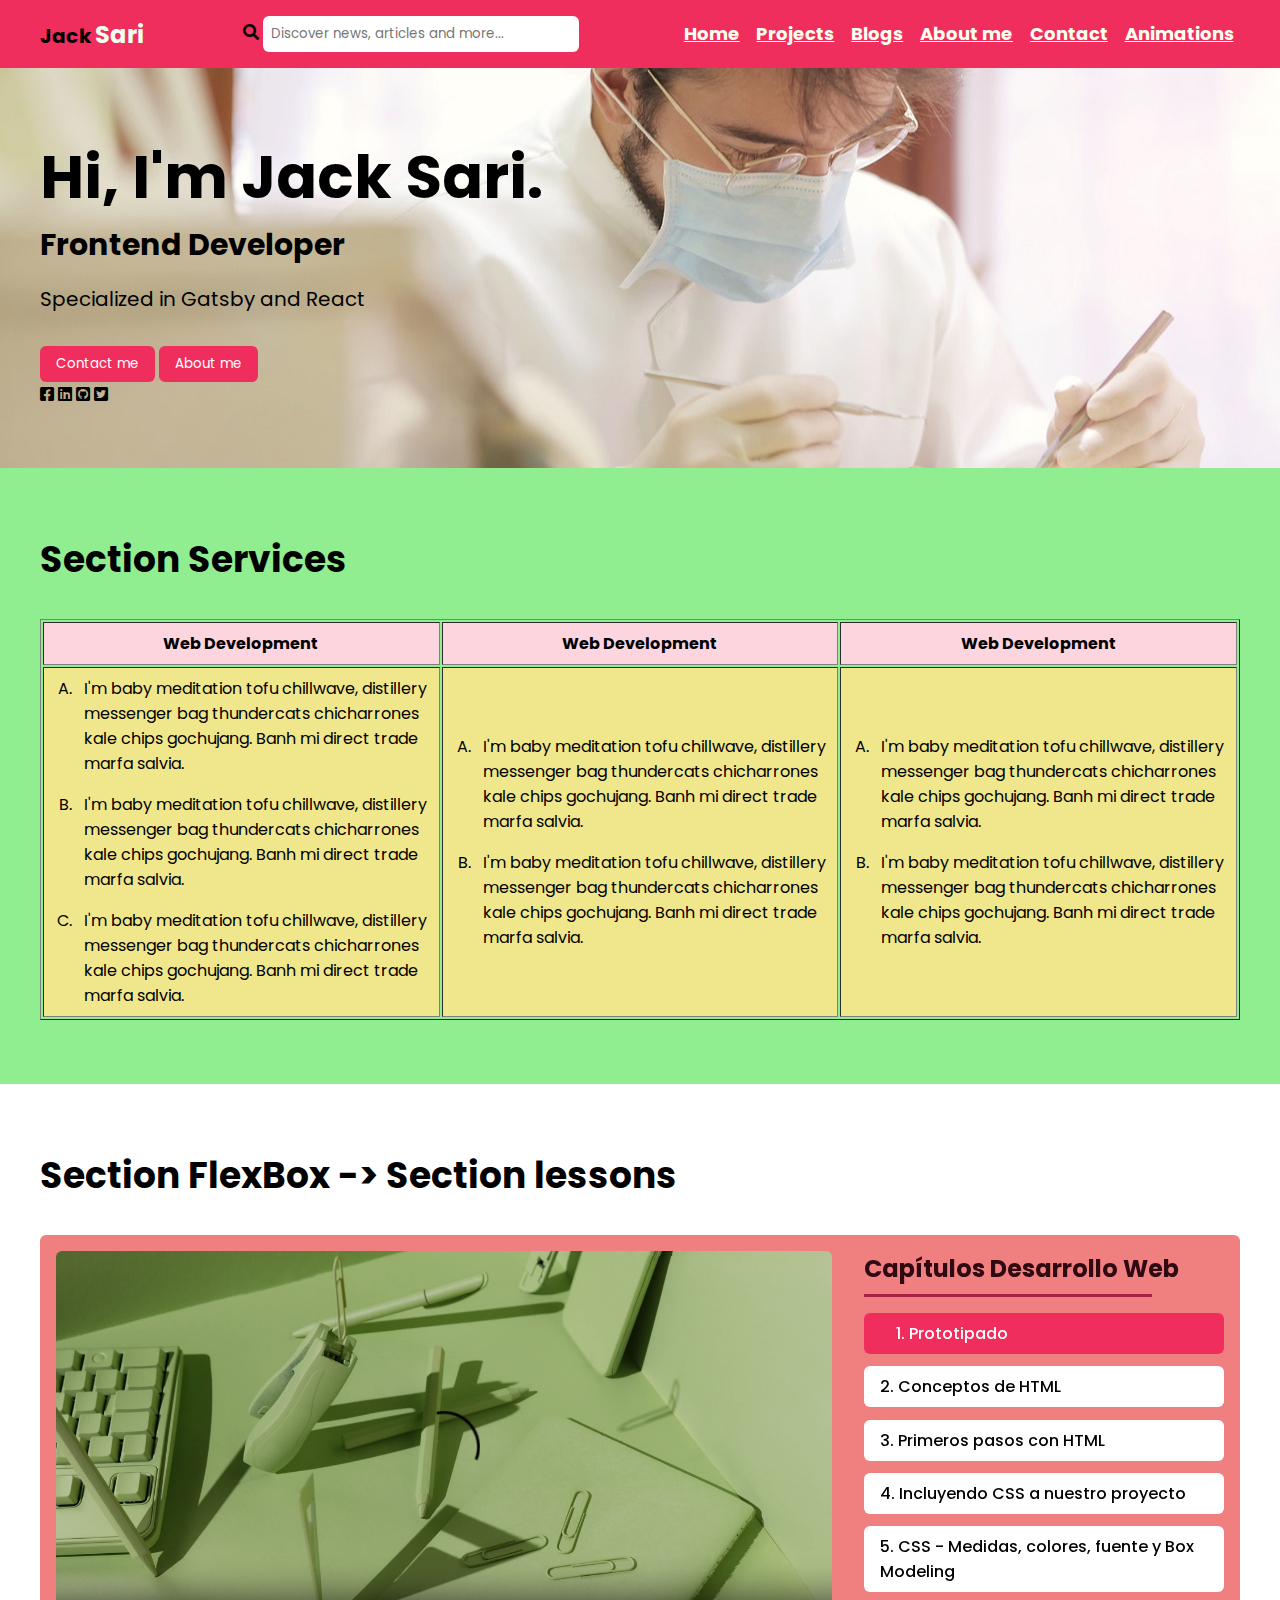
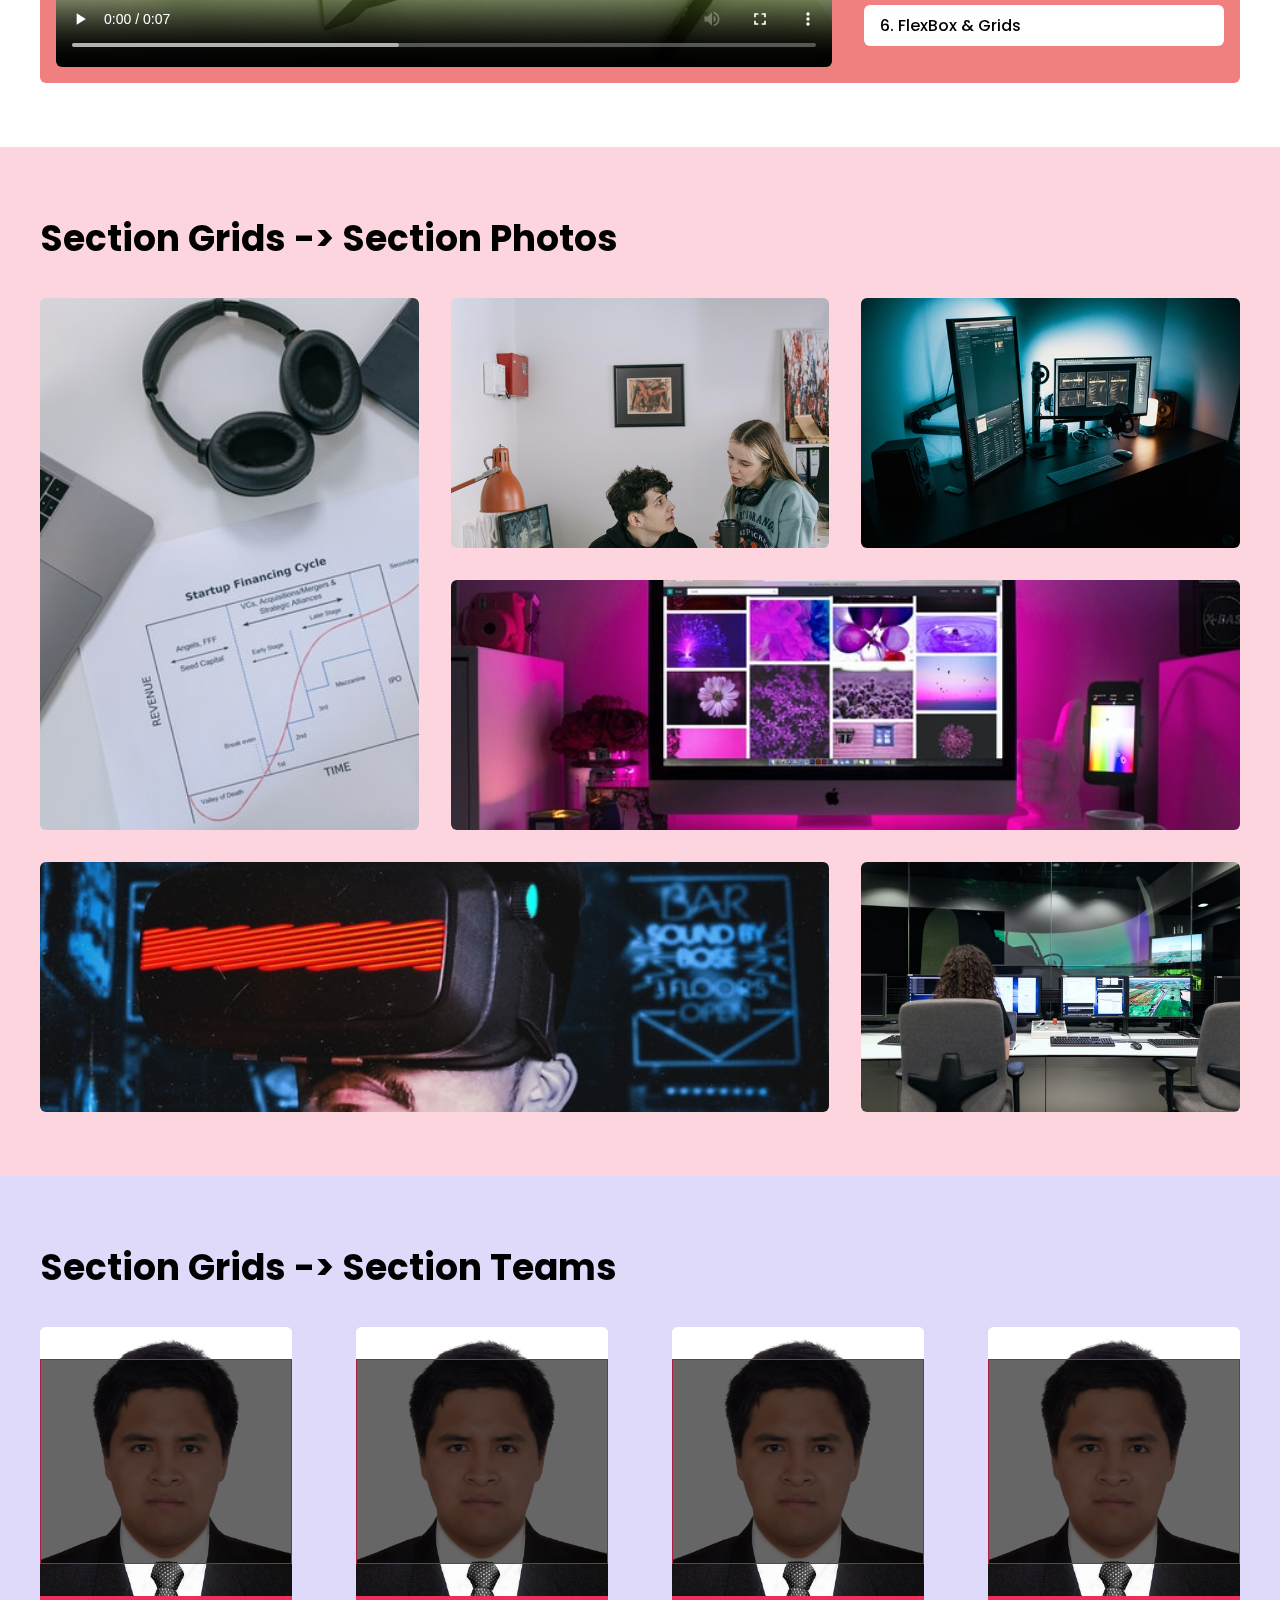
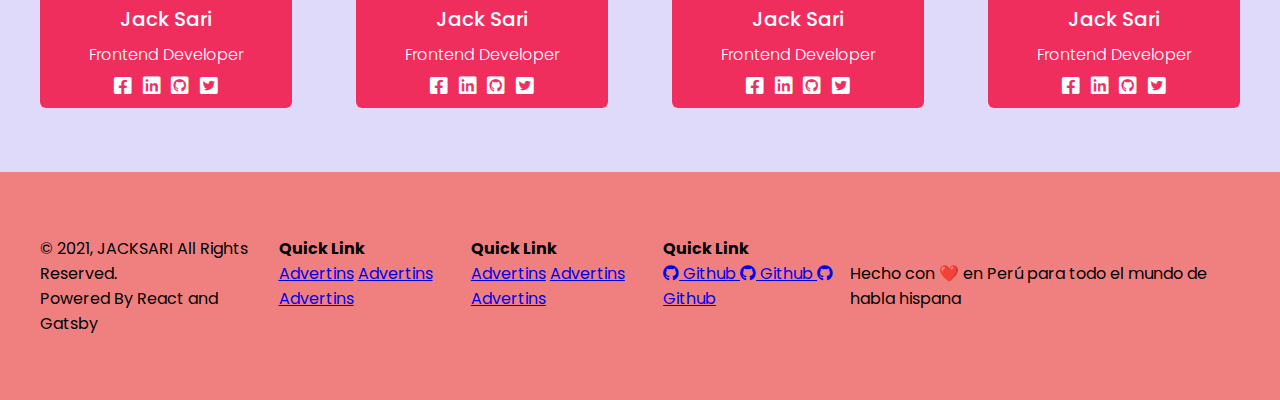
<file: index.html>
<!DOCTYPE html>
<html lang="en">
<head>
    <meta charset="UTF-8">
    <meta http-equiv="X-UA-Compatible" content="IE=edge">
    <meta name="viewport" content="width=device-width, initial-scale=1.0">
    <title>Esqueleto HTML</title>
    
    <link rel="preconnect" href="https://fonts.googleapis.com">
    <link rel="preconnect" href="https://fonts.gstatic.com" crossorigin>
    <link href="https://fonts.googleapis.com/css2?family=Poppins:wght@300;400;500;600&display=swap" rel="stylesheet">
    <link rel="stylesheet" href="https://cdnjs.cloudflare.com/ajax/libs/font-awesome/5.15.4/css/all.min.css" integrity="sha512-1ycn6IcaQQ40/MKBW2W4Rhis/DbILU74C1vSrLJxCq57o941Ym01SwNsOMqvEBFlcgUa6xLiPY/NS5R+E6ztJQ==" crossorigin="anonymous" referrerpolicy="no-referrer" />  
    <link rel="stylesheet" href="css/style.css">

</head>
<body>
    
    <nav>
        <div class="section-center">
            <div class="logo">
                <p>Jack <span>Sari</span></p>
            </div>
            <div class="search">
                <div>
                    <i class="fas fa-search"></i>
                    <input type="text" placeholder="Discover news, articles and more...">
                </div>
            </div>
            <div class="links">
                <a href="index.html">Home</a>
                <a href="projects.html">Projects</a>
                <a href="blogs.html">Blogs</a>
                <a href="about.html">About me</a>
                <a href="contacto.html">Contact</a>
                <a href="animation.html">Animations</a>
            </div>
        </div>
    </nav>

    <header class="header-home">
        <div class="section section-center">
            <div>
                <div>
                    <div></div>
                    <h1>Hi, I'm <span>Jack Sari</span>.</h1>
                    <h2>Frontend Developer</h2>
                    <p>Specialized in Gatsby and React</p>
                    <div>
                        <button>Contact me</button>
                        <button>About me</button>
                    </div>
                    <div>
                        <i class="fab fa-facebook-square"></i>
                        <i class="fab fa-linkedin"></i>
                        <i class="fab fa-github-square"></i>
                        <i class="fab fa-twitter-square"></i>
                    </div>
                </div>
            </div>
        </div>
    </header>

    <section class="section section-services">
        <div class="section-center">
            <div class="title-section">
                <h2>Section Services</h2>
                <div></div>
            </div>
            <div>       
                <table border="1">
                    <tr>
                        <th>Web Development</th>
                        <th>Web Development</th>
                        <th>Web Development</th>
                    </tr>
                    <tr>
                        <td>
                            <ul>
                                <li>
                                    I'm baby meditation tofu chillwave, distillery messenger bag thundercats chicharrones kale chips gochujang. Banh mi direct trade marfa salvia.
                                </li>
                                <li>
                                    I'm baby meditation tofu chillwave, distillery messenger bag thundercats chicharrones kale chips gochujang. Banh mi direct trade marfa salvia.
                                </li>
                                <li>
                                    I'm baby meditation tofu chillwave, distillery messenger bag thundercats chicharrones kale chips gochujang. Banh mi direct trade marfa salvia.
                                </li>

                            </ul>
                        </td>
                        <td>
                            <ul>
                                <li>
                                    I'm baby meditation tofu chillwave, distillery messenger bag thundercats chicharrones kale chips gochujang. Banh mi direct trade marfa salvia.
                                </li>
                                <li>
                                    I'm baby meditation tofu chillwave, distillery messenger bag thundercats chicharrones kale chips gochujang. Banh mi direct trade marfa salvia.
                                </li>

                            </ul>
                        </td>
                        <td>
                            <ul>
                                <li>
                                    I'm baby meditation tofu chillwave, distillery messenger bag thundercats chicharrones kale chips gochujang. Banh mi direct trade marfa salvia.
                                </li>
                                <li>
                                    I'm baby meditation tofu chillwave, distillery messenger bag thundercats chicharrones kale chips gochujang. Banh mi direct trade marfa salvia.
                                </li>

                            </ul>
                        </td>
                    
                </tr>
                </table>
            </div>
        </div>
    </section>

    <section class="section section-flexbox">
        <div class="section-center">
            <div class="title-section">
                <h2>Section FlexBox -> Section lessons</h2>
                <div></div>
            </div>
            <div class="content-section">
                <div class="sidebar ">
                    <h6>Capítulos Desarrollo Web</h6>
                    <div class="underline"></div>
                    <ul class="">
                        <li class="active">1. Prototipado</li>
                        <li>2. Conceptos de HTML</li>
                        <li>3. Primeros pasos con HTML</li>
                        <li>4. Incluyendo CSS a nuestro proyecto</li>
                        <li>5. CSS - Medidas, colores, fuente y Box Modeling</li>
                        <li>6. FlexBox & Grids</li>
                    </ul>
                </div>
                <div class="content">
                    <video class="" src="img/production ID_5192103.mp4" controls autoplay></video>
                </div>
            </div>
        </div>
    </section>

    <section class="section section-grids">
        <div class="section-center">
            <div class="title-section">
                <h2>Section Grids -> Section Photos</h2>
                <div></div>
            </div>
            <div class="content-section">
                <article class="article">
                    <img src="img/foto1.jpg" alt="">
                    <div class="info">
                        <p class="more">More information</p>
                        <p class="title">Article 1</p>
                        <p class="description">
                            Lorem ipsum Praesentium dolor mollitia ipsa in commodi necessitatibus delectus, dignissimos repellat quidem molestias facilis atque re.
                        </p>
                    </div>
                </article>
                <article class="article">
                    <img src="img/foto2.jpg" alt="">
                    <div class="info">
                        <p class="more">More information</p>
                        <p class="title">Article 1</p>
                        <p class="description">
                            Lorem ipsum Praesentium dolor mollitia ipsa in commodi necessitatibus delectus, dignissimos repellat quidem molestias facilis atque re.
                        </p>
                    </div>
                </article>
                <article class="article">
                    <img src="img/foto3.jpg" alt="">
                    <div class="info">
                        <p class="more">More information</p>
                        <p class="title">Article 1</p>
                        <p class="description">
                            Lorem ipsum Praesentium dolor mollitia ipsa in commodi necessitatibus delectus, dignissimos repellat quidem molestias facilis atque re.
                        </p>
                    </div>
                </article>
                <article class="article">
                    <img src="img/foto4.jpg" alt="">
                    <div class="info">
                        <p class="more">More information</p>
                        <p class="title">Article 1</p>
                        <p class="description">
                            Lorem ipsum Praesentium dolor mollitia ipsa in commodi necessitatibus delectus, dignissimos repellat quidem molestias facilis atque re.
                        </p>
                    </div>
                </article>
                <article class="article">
                    <img src="img/foto5.jpg" alt="">
                    <div class="info">
                        <p class="more">More information</p>
                        <p class="title">Article 1</p>
                        <p class="description">
                            Lorem ipsum Praesentium dolor mollitia ipsa in commodi necessitatibus delectus, dignissimos repellat quidem molestias facilis atque re.
                        </p>
                    </div>
                </article>
                <article class="article">
                    <img src="img/foto6.jpg" alt="">
                    <div class="info">
                        <p class="more">More information</p>
                        <p class="title">Article 1</p>
                        <p class="description">
                            Lorem ipsum Praesentium dolor mollitia ipsa in commodi necessitatibus delectus, dignissimos repellat quidem molestias facilis atque re.
                        </p>
                    </div>
                </article>
            </div>
        </div>
    </section>

    <section class="section section-grids2">
        <div class="section-center">
            <div class="title-section">
                <h2>Section Grids -> Section Teams</h2>
                <div></div>
            </div>
            <div class="content-section">
                <article class="team">
                    <a class="head" href="https://www.linkedin.com/in/jacksari/" target="_blanck">
                        <img src="img/perfil.jpg" alt="">
                        <div class="box"></div>
                    </a>
                    <div class="body">
                        <p class="name">Jack Sari</p>
                        <p class="title">Frontend Developer</p>
                        <div class="social-links">
                            <a href="https://www.linkedin.com/in/jacksari/" target="_blanck">
                                <i class="fab fa-facebook-square"></i>
                            </a>
                            
                            <a href="https://www.linkedin.com/in/jacksari/" target="_blanck">
                                <i class="fab fa-linkedin"></i>
                            </a>
                            <a href="https://www.linkedin.com/in/jacksari/" target="_blanck">
                                <i class="fab fa-github-square"></i>
                            </a>
                            <a href="https://www.linkedin.com/in/jacksari/" target="_blanck">
                                <i class="fab fa-twitter-square"></i>
                            </a>   
                        </div>
                    </div>
                </article>
                <article class="team">
                    <a class="head" href="https://www.linkedin.com/in/jacksari/" target="_blanck">
                        <img src="img/perfil.jpg" alt="">
                        <div class="box"></div>
                    </a>
                    <div class="body">
                        <p class="name">Jack Sari</p>
                        <p class="title">Frontend Developer</p>
                        <div class="social-links">
                            <a href="https://www.linkedin.com/in/jacksari/" target="_blanck">
                                <i class="fab fa-facebook-square"></i>
                            </a>
                            
                            <a href="https://www.linkedin.com/in/jacksari/" target="_blanck">
                                <i class="fab fa-linkedin"></i>
                            </a>
                            <a href="https://www.linkedin.com/in/jacksari/" target="_blanck">
                                <i class="fab fa-github-square"></i>
                            </a>
                            <a href="https://www.linkedin.com/in/jacksari/" target="_blanck">
                                <i class="fab fa-twitter-square"></i>
                            </a>   
                        </div>
                    </div>
                </article>
                <article class="team">
                    <a class="head" href="https://www.linkedin.com/in/jacksari/" target="_blanck">
                        <img src="img/perfil.jpg" alt="">
                        <div class="box"></div>
                    </a>
                    <div class="body">
                        <p class="name">Jack Sari</p>
                        <p class="title">Frontend Developer</p>
                        <div class="social-links">
                            <a href="https://www.linkedin.com/in/jacksari/" target="_blanck">
                                <i class="fab fa-facebook-square"></i>
                            </a>
                            
                            <a href="https://www.linkedin.com/in/jacksari/" target="_blanck">
                                <i class="fab fa-linkedin"></i>
                            </a>
                            <a href="https://www.linkedin.com/in/jacksari/" target="_blanck">
                                <i class="fab fa-github-square"></i>
                            </a>
                            <a href="https://www.linkedin.com/in/jacksari/" target="_blanck">
                                <i class="fab fa-twitter-square"></i>
                            </a>   
                        </div>
                    </div>
                </article>
                <article class="team">
                    <a class="head" href="https://www.linkedin.com/in/jacksari/" target="_blanck">
                        <img src="img/perfil.jpg" alt="">
                        <div class="box"></div>
                    </a>
                    <div class="body">
                        <p class="name">Jack Sari</p>
                        <p class="title">Frontend Developer</p>
                        <div class="social-links">
                            <a href="https://www.linkedin.com/in/jacksari/" target="_blanck">
                                <i class="fab fa-facebook-square"></i>
                            </a>
                            
                            <a href="https://www.linkedin.com/in/jacksari/" target="_blanck">
                                <i class="fab fa-linkedin"></i>
                            </a>
                            <a href="https://www.linkedin.com/in/jacksari/" target="_blanck">
                                <i class="fab fa-github-square"></i>
                            </a>
                            <a href="https://www.linkedin.com/in/jacksari/" target="_blanck">
                                <i class="fab fa-twitter-square"></i>
                            </a>   
                        </div>
                    </div>
                </article>
            </div>
        </div>
    </section>



    <footer>
        <div class="section section-center">
            <div class="grid">
                <div>
                    <p>© 2021, <span>JACKSARI</span> All Rights Reserved.</p>
                    <span>Powered By React and Gatsby</span>
                </div>
                <div>
                    <h4>Quick Link</h4>
                    <div>
                        <a href="#">Advertins</a>
                        <a href="#">Advertins</a>
                        <a href="#">Advertins</a>
                    </div>
                </div>
                <div>
                    <h4>Quick Link</h4>
                    <div class="links">
                        <a href="#">Advertins</a>
                        <a href="#">Advertins</a>
                        <a href="#">Advertins</a>
                    </div>
                </div>
                <div>
                    <h4>Quick Link</h4>
                    <div>
                        <a href="#">
                            <i class="fab fa-github"></i> Github
                        </a>
                        <a href="#">
                            <i class="fab fa-github"></i> Github
                        </a>
                        <a href="#">
                            <i class="fab fa-github"></i> Github
                        </a>
                    </div>
                </div>
            </div>
            <div>
                <p>Hecho con ❤️ en Perú para todo el mundo de habla hispana</p>
            </div>
        </div>
    </footer>

</body>
</html>
</file>
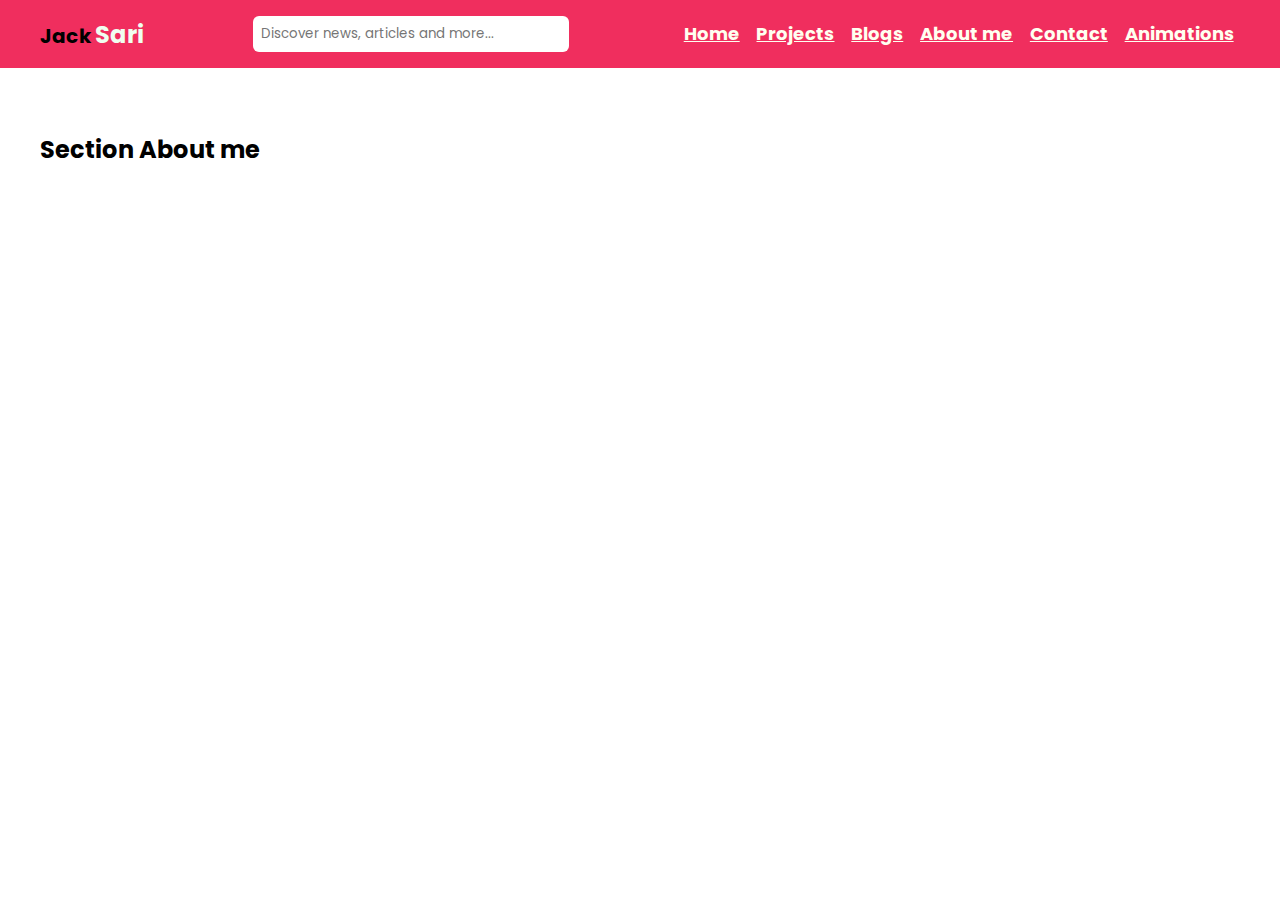
<file: about.html>
<!DOCTYPE html>
<html lang="en">
<head>
    <meta charset="UTF-8">
    <meta http-equiv="X-UA-Compatible" content="IE=edge">
    <meta name="viewport" content="width=device-width, initial-scale=1.0">
    <title>About</title>
    <link rel="preconnect" href="https://fonts.googleapis.com">
    <link rel="preconnect" href="https://fonts.gstatic.com" crossorigin>
    <link href="https://fonts.googleapis.com/css2?family=Poppins:wght@300;400;500;600&display=swap" rel="stylesheet">
    
    <link rel="stylesheet" href="css/style.css">
</head>
<body>
    <nav>
        <div class="section-center">
            <div class="logo">
                <p>Jack <span>Sari</span></p>
            </div>
            <div class="search">
                <div>
                    <i class="fas fa-search"></i>
                    <input type="text" placeholder="Discover news, articles and more...">
                </div>
            </div>
            <div class="links">
                <a href="index.html">Home</a>
                <a href="projects.html">Projects</a>
                <a href="blogs.html">Blogs</a>
                <a href="about.html">About me</a>
                <a href="contacto.html">Contact</a>
                <a href="animation.html">Animations</a>
            </div>
        </div>
    </nav>

    <section>
        <div class="section section-center">
            <div>
                <h2>Section About me</h2>
                <div></div>
            </div>
        </div>
    </section>
    
</body>
</html>
</file>
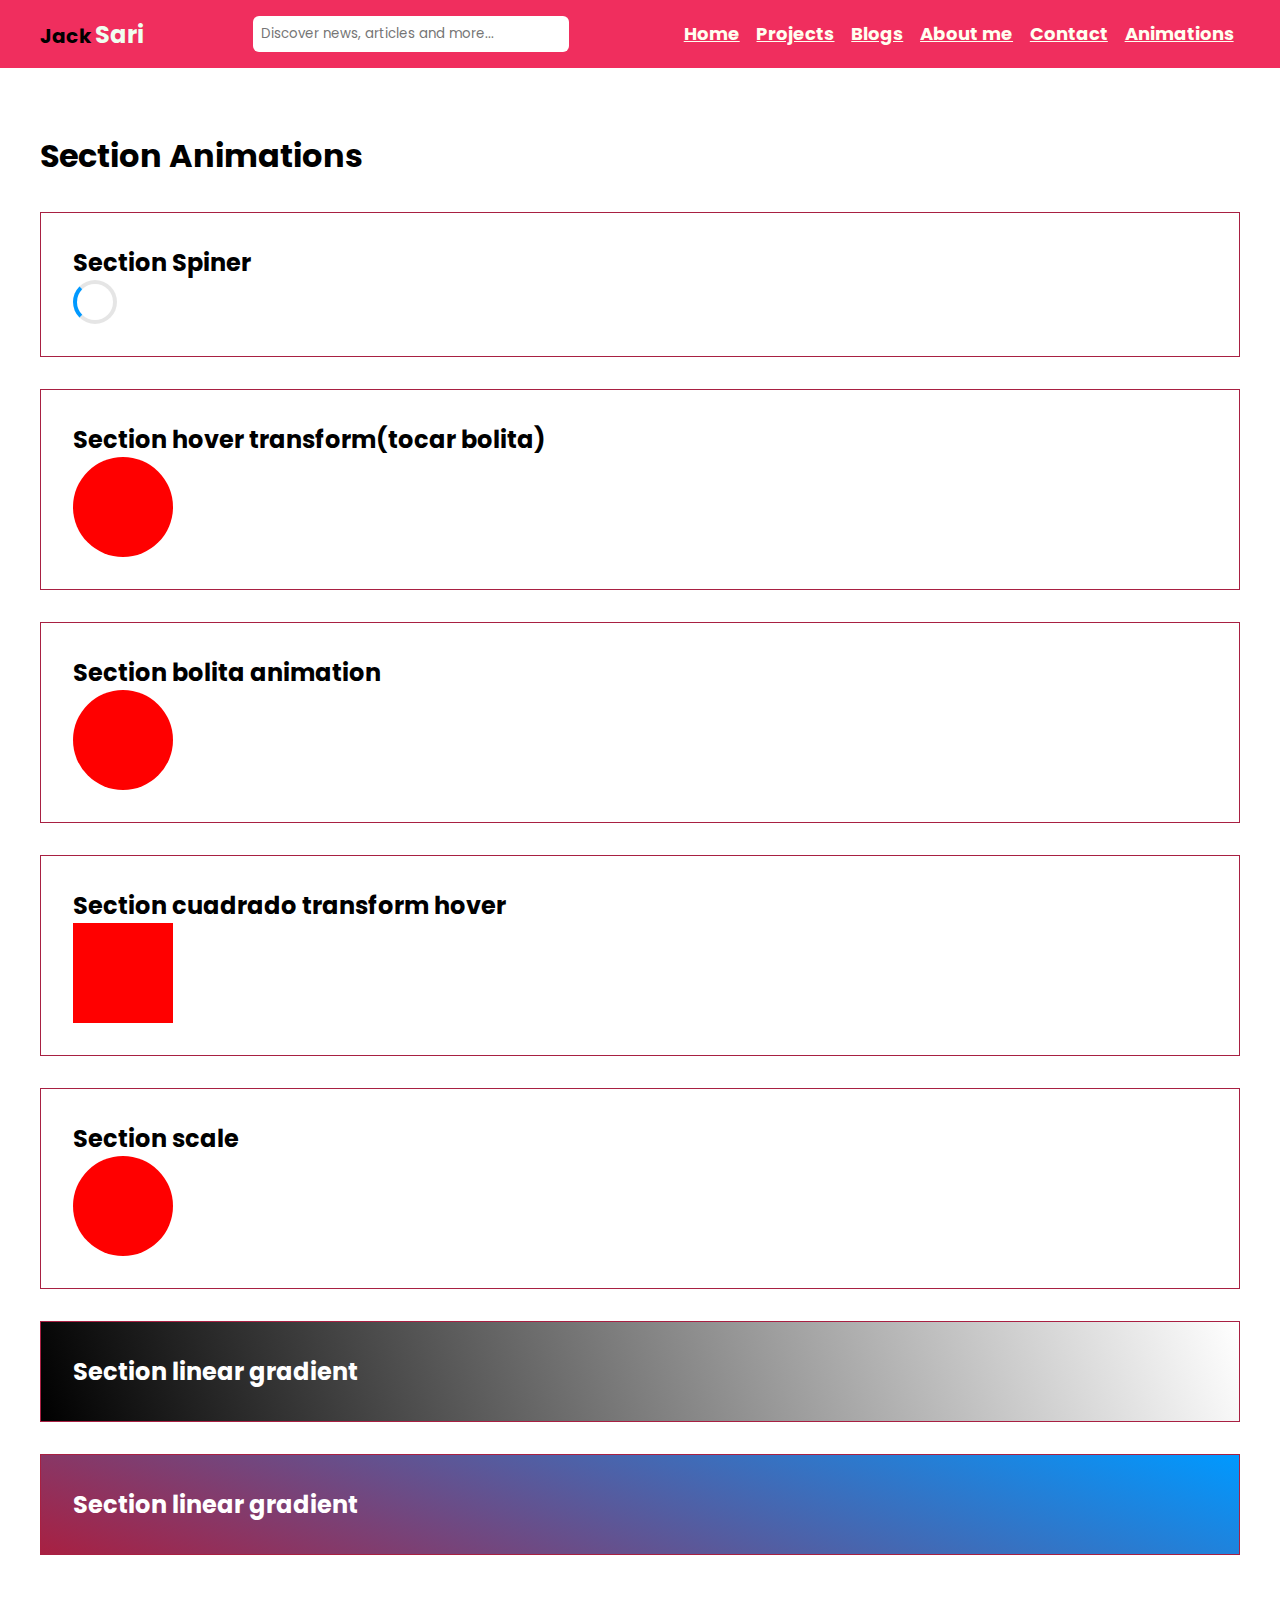
<file: animation.html>
<!DOCTYPE html>
<html lang="en">
<head>
    <meta charset="UTF-8">
    <meta http-equiv="X-UA-Compatible" content="IE=edge">
    <meta name="viewport" content="width=device-width, initial-scale=1.0">
    <title>Animations</title>
    <link rel="preconnect" href="https://fonts.googleapis.com">
    <link rel="preconnect" href="https://fonts.gstatic.com" crossorigin>
    <link href="https://fonts.googleapis.com/css2?family=Poppins:wght@300;400;500;600&display=swap" rel="stylesheet">
    
    <link rel="stylesheet" href="css/style.css">
</head>
<body>
    <nav>
        <div class="section-center">
            <div class="logo">
                <p>Jack <span>Sari</span></p>
            </div>
            <div class="search">
                <div>
                    <i class="fas fa-search"></i>
                    <input type="text" placeholder="Discover news, articles and more...">
                </div>
            </div>
            <div class="links">
                <a href="index.html">Home</a>
                <a href="projects.html">Projects</a>
                <a href="blogs.html">Blogs</a>
                <a href="about.html">About me</a>
                <a href="contacto.html">Contact</a>
                <a href="animation.html">Animations</a>
            </div>
        </div>
    </nav>

    <section class="page-animations">
        
        <div class="section section-center">
            <h1>Section Animations</h1>
            <div class="box">
                <h2>Section Spiner</h2>
                <div class="spinner"></div>
            </div>
            <div class="box">
                <h2>Section hover transform(tocar bolita)</h2>
                <div class="bola"></div>
            </div>
            <div class="box">
                <h2>Section bolita animation</h2>
                <div class="bola1"></div>
            </div>
            <div class="box">
                <h2>Section cuadrado transform hover</h2>
                <div class="cube"></div>
            </div>
            <div class="box">
                <h2>Section scale</h2>
                <div class="scale"></div>
            </div>
            <div class="box gradient">
                <h2>Section linear gradient</h2>
            </div>
            <div class="box gradient1">
                <h2>Section linear gradient</h2>
            </div>
        </div>
    </section>

    
    
</body>
</html>
</file>
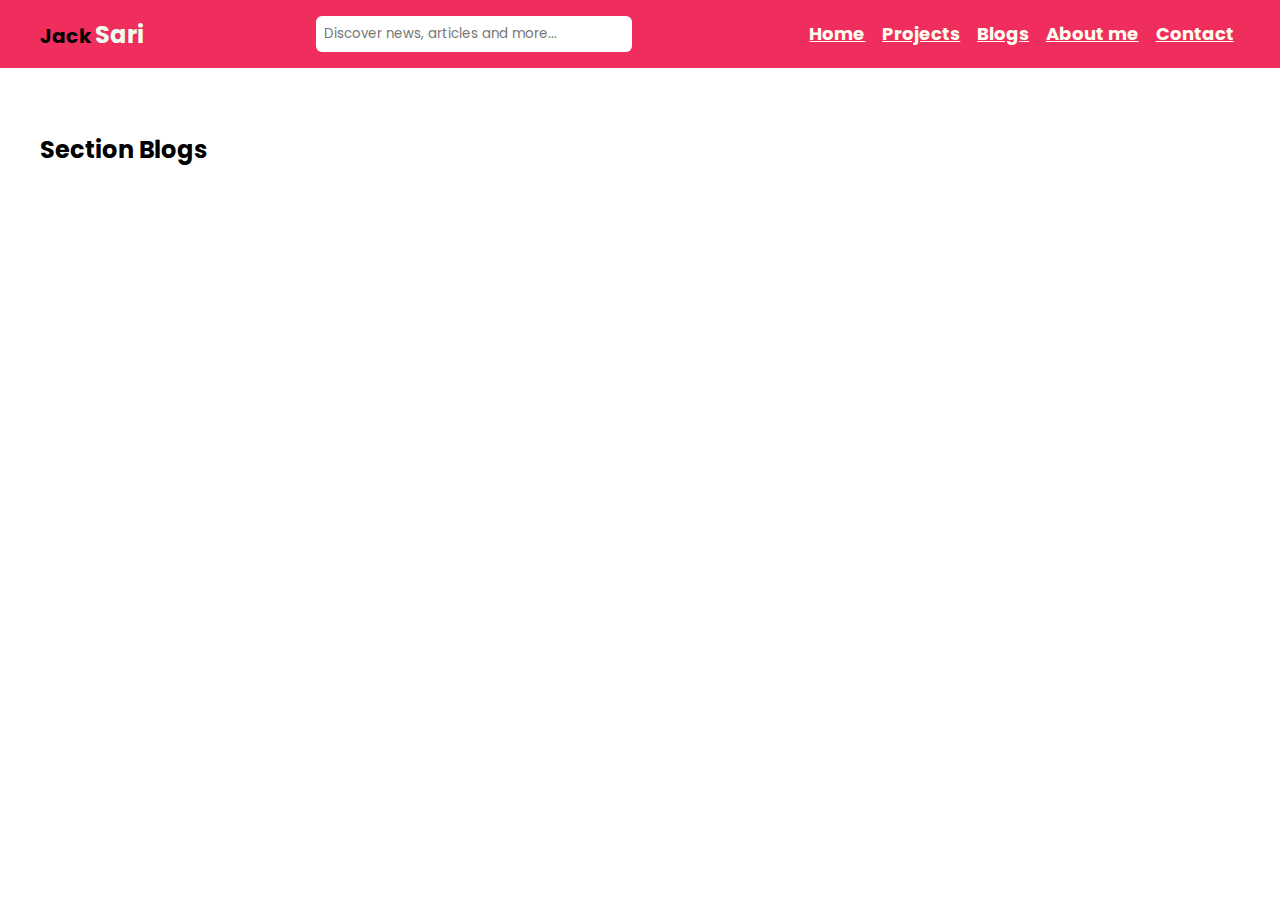
<file: blogs.html>
<!DOCTYPE html>
<html lang="en">
<head>
    <meta charset="UTF-8">
    <meta http-equiv="X-UA-Compatible" content="IE=edge">
    <meta name="viewport" content="width=device-width, initial-scale=1.0">
    <title>Blogs</title>
    <link rel="stylesheet" href="css/style.css">
    <link rel="preconnect" href="https://fonts.googleapis.com">
    <link rel="preconnect" href="https://fonts.gstatic.com" crossorigin>
    <link href="https://fonts.googleapis.com/css2?family=Poppins:wght@300;400;500;600&display=swap" rel="stylesheet">
    
    <link rel="stylesheet" href="css/style.css">
</head>
<body>
    <nav>
        <div class="section-center">
            <div class="logo">
                <p>Jack <span>Sari</span></p>
            </div>
            <div class="search">
                <div>
                    <i class="fas fa-search"></i>
                    <input type="text" placeholder="Discover news, articles and more...">
                </div>
            </div>
            <div class="links">
                <a href="index.html">Home</a>
                <a href="projects.html">Projects</a>
                <a href="blogs.html">Blogs</a>
                <a href="about.html">About me</a>
                <a href="contacto.html">Contact</a>
            </div>
        </div>
    </nav>

    <section>
        <div class="section section-center">
            <div>
                <h2>Section Blogs</h2>
                <div></div>
            </div>
        </div>
    </section>
    
</body>
</html>
</file>
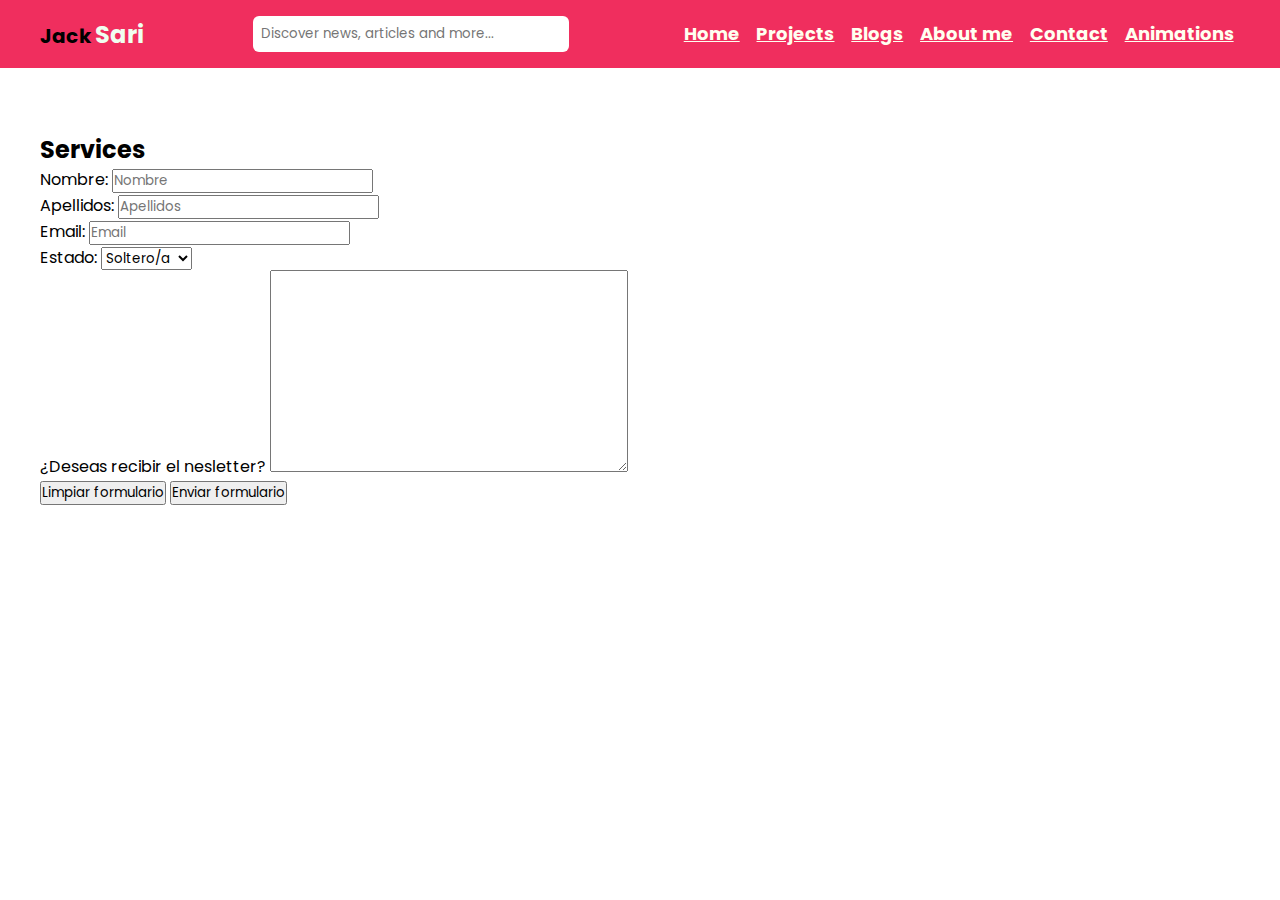
<file: contacto.html>
<!DOCTYPE html>
<html lang="en">
<head>
    <meta charset="UTF-8">
    <meta http-equiv="X-UA-Compatible" content="IE=edge">
    <meta name="viewport" content="width=device-width, initial-scale=1.0">
    <title>Contact</title>
    <link rel="preconnect" href="https://fonts.googleapis.com">
    <link rel="preconnect" href="https://fonts.gstatic.com" crossorigin>
    <link href="https://fonts.googleapis.com/css2?family=Poppins:wght@300;400;500;600&display=swap" rel="stylesheet">
    
    <link rel="stylesheet" href="css/style.css">
</head>
<body>
    <nav>
        <div class="section-center">
            <div class="logo">
                <p>Jack <span>Sari</span></p>
            </div>
            <div class="search">
                <div>
                    <i class="fas fa-search"></i>
                    <input type="text" placeholder="Discover news, articles and more...">
                </div>
            </div>
            <div class="links">
                <a href="index.html">Home</a>
                <a href="projects.html">Projects</a>
                <a href="blogs.html">Blogs</a>
                <a href="about.html">About me</a>
                <a href="contacto.html">Contact</a>
                <a href="animation.html">Animations</a>
            </div>
        </div>
    </nav>

    <section>
        <div class="section section-center">
            <div>
                <h2>Services</h2>
                <div></div>
            </div>
            <div>
                <form>
                    <div>
                        <label>Nombre:</label>
                        <input type="text" placeholder="Nombre">
                    </div>
                    <div>
                        <label>Apellidos:</label>
                        <input type="text" placeholder="Apellidos">
                    </div>
                    <div>
                        <label>Email:</label>
                        <input type="email" placeholder="Email">
                    </div>
                    <div>
                        <label>Estado:</label>
                        <select name="select">
                            <option value="value1" selected>Soltero/a</option>
                            <option value="value2">Casado/a</option>
                          </select>
                    </div>
                    <div>
                        <label>¿Deseas recibir el nesletter?</label>
                        <textarea name="nesletter" id="" cols="30" rows="10"></textarea>
                    </div>
                    <div>
                        <button>Limpiar formulario</button>
                        <button>Enviar formulario</button>
                    </div>
                    
                </form>
            </div>
        </div>
    </section>
    
</body>
</html>
</file>
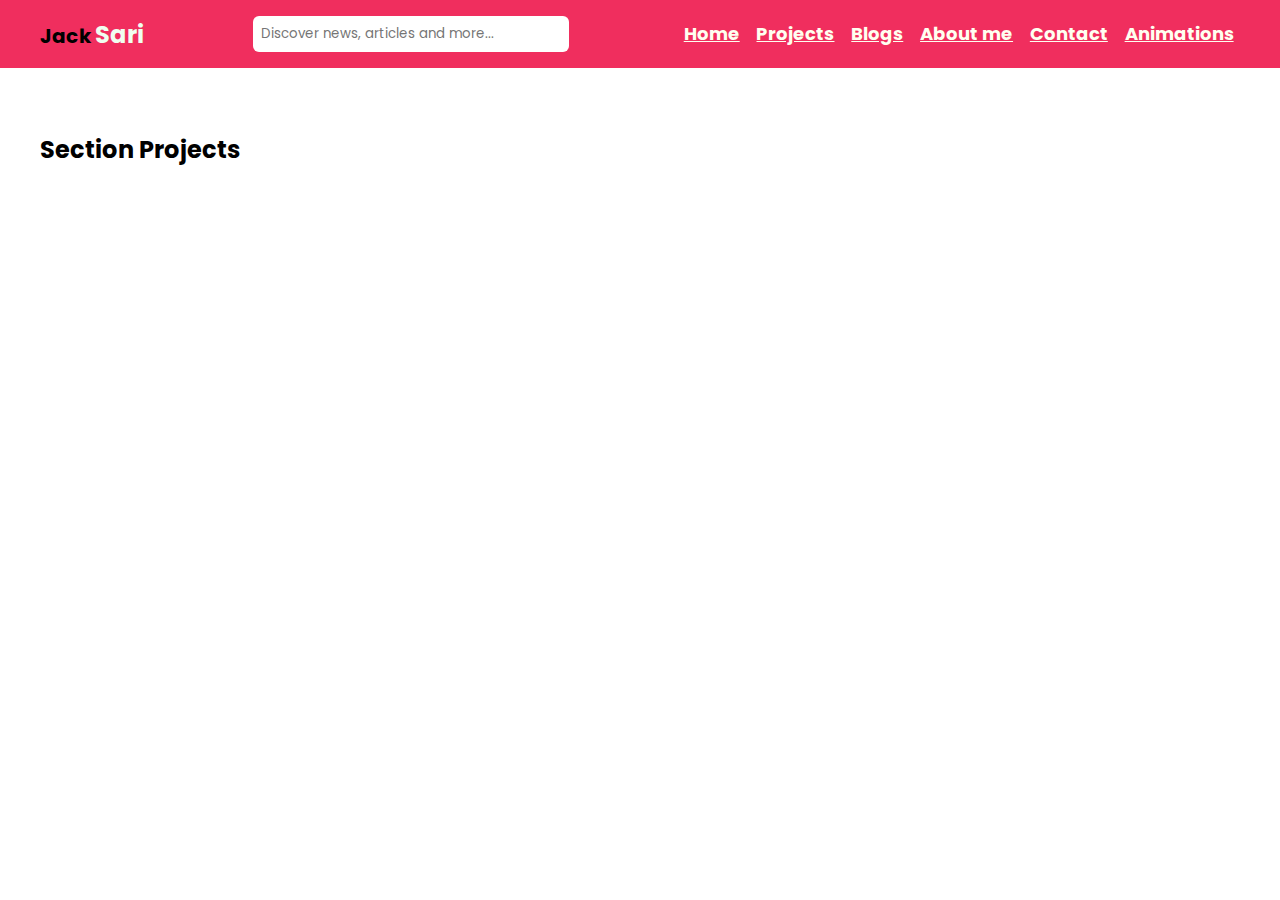
<file: projects.html>
<!DOCTYPE html>
<html lang="en">
<head>
    <meta charset="UTF-8">
    <meta http-equiv="X-UA-Compatible" content="IE=edge">
    <meta name="viewport" content="width=device-width, initial-scale=1.0">
    <title>Project</title>

    <link rel="preconnect" href="https://fonts.googleapis.com">
    <link rel="preconnect" href="https://fonts.gstatic.com" crossorigin>
    <link href="https://fonts.googleapis.com/css2?family=Poppins:wght@300;400;500;600&display=swap" rel="stylesheet">
    
    <link rel="stylesheet" href="css/style.css">
</head>
<body>
    <nav>
        <div class="section-center">
            <div class="logo">
                <p>Jack <span>Sari</span></p>
            </div>
            <div class="search">
                <div>
                    <i class="fas fa-search"></i>
                    <input type="text" placeholder="Discover news, articles and more...">
                </div>
            </div>
            <div class="links">
                <a href="index.html">Home</a>
                <a href="projects.html">Projects</a>
                <a href="blogs.html">Blogs</a>
                <a href="about.html">About me</a>
                <a href="contacto.html">Contact</a>
                <a href="animation.html">Animations</a>
            </div>
        </div>
    </nav>

    <section>
        
        <div class="section section-center">
            <div>
                <h2>Section Projects</h2>
                <div></div>
            </div>
        </div>
    </section>
    
</body>
</html>
</file>
<file: css/style.css>
*{
    margin: 0;
    padding: 0;
    font-family: sans-serif;
    font-family: 'Poppins', sans-serif;
}

.line-red{
    border: 1px solid red;
}

nav{
    background: #f02e5e;
    padding: 1rem 2rem;
}
.section{
    padding: 4rem 0;
}
.section-center{
    max-width: 1200px;
    margin: auto;
  }
nav .section-center{
    display: flex;
    align-items: center;
    justify-content: space-between;
}
nav .section-center .logo{
    display: flex;
    align-items: center;
}
nav .section-center .logo p{
    font-size: 20px;
    font-weight: bold;
    
}
nav .section-center .logo p span{
    color: honeydew;
    font-size: 24px;
}
nav .section-center .search{
}
nav .section-center .search input{
    padding: .5rem;
    width: 300px;
    border-radius: 6px;
    border: none;
    outline: none;
}
nav .section-center .links{

}
nav .section-center .links a{
    margin: 0 .4rem;
    text-decoration: none;
    font-size: 18px;
    font-weight: bolder;
    color: ivory;
    line-height: 2;
    text-decoration: underline;
    transition: .5s ease-in-out;
}
nav .section-center .links a:hover{
    color: black;
}


.header-home{
    height: 400px;
    background-image: url('../img/b955832309b32d1e.jpg');
    background-repeat: no-repeat;
    background-position: center;
    background-size: cover;
}
.header-home h1{
    font-size: 60px;
}
.header-home h2{
    font-size: 30px;
}
.header-home p{
    font-size: 20px;
    margin: 1rem 0;
}
.header-home button{
    padding: .5rem 1rem;
    border-radius: 6px;
    background: #f02e5e;
    color: #fff;
    outline: none;
    border: none;
    margin-top: 1rem;
    transition: .5s ease-in-out;
    cursor: pointer;
}
.header-home button:hover{
    background: #fff;
    color: #f02e5e;
}
.section-services{
    background: lightgreen;
}
.section-services td{
    background: khaki;
    padding-left: 1rem;
}
.section-services ul{
    margin-left: 1rem;
    
}
.section-services li{
    padding: .5rem;
    list-style: square;
    list-style-type: upper-alpha;
    list-style-position: initial;
} 

footer .section-center{
    display: flex;
    align-items: center;
    justify-content: space-between;
}

footer{
    background: lightcoral;
}
footer .section-center .grid{
    display: flex;
}

.title-section h2{
    font-size: 36px;
    margin-bottom: 2rem;
}

.section-services .section-center table th{
    padding: .5rem 1rem;
    background: #fcd5df;
}


.section-flexbox .section-center .content-section{
    display: flex;
    align-items: stretch;
    background: lightcoral;
    border-radius: 6px;
}

.section-flexbox .section-center .content-section .sidebar{
    flex: 0 0 30%;
    padding: 1rem;
    order: 2;
}

.section-flexbox .section-center .content-section .sidebar .underline{
    height: 3px;
    width: 80%;
    background: #a82042;
    margin: .5rem 0;
}

.section-flexbox .section-center .content-section .sidebar h6{
    font-size: 24px;
    color: #300913;
}

.section-flexbox .section-center .content-section .sidebar ul {
    height: 80%;
    margin-top: 1rem;
    display: flex;
    align-items: stretch;
    flex-flow: column nowrap;
    justify-content: space-between;
}

.section-flexbox .section-center .content-section .sidebar ul li{
    list-style-type: none;
    background: #fff;
    padding: .5rem 1rem;
    border-radius: 6px;
    font-weight: 500;
    transition: .5s ease-in-out;
    cursor: pointer;
}
.section-flexbox .section-center .content-section .sidebar ul .active{
    background: #f02e5e;
    color: #fff;
    padding-left: 2rem;
}
.section-flexbox .section-center .content-section .sidebar ul li:hover{
    background: #f02e5e;
    color: #fff;
    padding-left: 2rem;
}

.section-flexbox .section-center .content-section .content{
    padding: 1rem;
    
}

.section-flexbox .section-center .content-section .content  video{
    width: 100%;
    height: 100%;
    object-fit: fill;
    border-radius: 6px;
    overflow: hidden;
    padding: 0;
    margin: 0;
    flex: 1;;
}

.section-grids {
    background: #fcd5df;
}
.section-grids .section-center .content-section{
    display: grid;
    grid-template-columns: repeat(3, 1fr);
    grid-template-rows: repeat(3, 250px);
    grid-auto-rows: auto;
    gap: 2rem;
}

.section-grids .section-center .content-section .article{
    border-radius: 6px;
    position: relative;
    overflow: hidden;
}

.section-grids .section-center .content-section .article:nth-child(1){
    grid-row: 1 / 3;
}
.section-grids .section-center .content-section .article:nth-child(4){
    grid-column: 2 / 4;
}
.section-grids .section-center .content-section .article:nth-child(5){
    grid-column: 1 / 3;
}

.section-grids .section-center .content-section .article img{
    width: 100%;
    height: 100%;
    object-fit: cover;
}

.section-grids .section-center .content-section .article .info{
    position: absolute;
    
    border-radius: 6px;
    left: 0;
    top: 100%;
    width: 100%;
    height: 100%;
    background: rgba(0, 0, 0, .8);
    display: flex;
    flex-direction: column;
    justify-content: center;
    align-items: center;
    transition: 1s ease;
}
.section-grids .section-center .content-section .article:hover .info{
    top: 0;
    display: flex;
    flex-direction: column;

}
.section-grids .section-center .content-section .article .info .more{
    font-size: 18px;
    font-weight: 300;
    color: #fff;
    cursor: pointer;
}
.section-grids .section-center .content-section .article .info .title{
    font-size: 28px;
    font-weight: 500;
    color: #fff;
    margin: .5rem 0;
}
.section-grids .section-center .content-section .article .info .description{
    font-size: 16px;
    font-weight: 300;
    text-align: center;
    color: #fff;
    width: 80%;
}

.section-grids2{
    background: #dfdaf9;
}

.section-grids2 .section-center .content-section{
    display: grid;
    grid-template-columns: 1fr 1fr 1fr 1fr;
    gap: 4rem;
}
.section-grids2 .section-center .content-section a{
    text-decoration: none;
}
.section-grids2 .section-center .content-section .team{
    background: #fff;
    border-radius: 6px;
    overflow: hidden;
}
.section-grids2 .section-center .content-section .team .head{
    padding: 0;
    display: flex;
    position: relative;
}
.section-grids2 .section-center .content-section .team .head .box{
    position: absolute;
    top: 0;
    left: 0;
    bottom: 0;
    right: 0;
    transition: .5s ease;
    background: rgba(0, 0, 0, .6);
}
.section-grids2 .section-center .content-section .team .head .box:hover{
    opacity: 0;
}
.section-grids2 .section-center .content-section .team .head img{
    width: 100%;
    min-height: 100% !important;
    object-fit: cover;
    transition: .5s ease;
}
.section-grids2 .section-center .content-section .team .head img:hover{
    filter: none;
}

.section-grids2 .section-center .content-section .team .body{
    padding: .5rem;
    text-align: center;
    background: #f02e5e;
}

.section-grids2 .section-center .content-section .team .body .name{
    color: #fff;
    font-size: 20px;
    font-weight: 500;
}

.section-grids2 .section-center .content-section .team .body .title{
    color: #fff;
    font-weight: 300;
    margin: .5rem 0;
}

.section-grids2 .section-center .content-section .team .body .social-links{
    
}
.section-grids2 .section-center .content-section .team .body .social-links i{
    font-size: 20px;
    color: #fff;
    margin: 0 .2rem;
}


.page-animations{
    
}

.spinner {
    border: 4px solid rgba(0, 0, 0, 0.1);
    width: 36px;
    height: 36px;
    border-radius: 50%;
    border-left-color: #09f;
  
    animation: spin 1s linear infinite;
  }
  
  @keyframes spin {
    0% {
      transform: rotate(0deg);
    }
  
    100% {
      transform: rotate(360deg);
    }
  }
  
  .box{
      border: 1px solid #a82042;
      padding: 2rem;
      margin: 2rem 0;
  }
  .box .bola{
      height: 100px;
      width: 100px;
      background: red;
      border-radius: 50%;
      cursor: pointer;
      transition: 2s ease-in-out;

  }
  .box .bola:hover{
      transform: translateX(50rem);
  }
  .box .bola1{
    height: 100px;
    width: 100px;
    background: red;
    border-radius: 50%;
    cursor: pointer;
    transition: 2s ease-in-out;
    animation: bolamov 4s linear infinite;
  } 
  
  @keyframes bolamov {
    0% {
      transform: translateX(0);
    }

    50% {
        transform: translateX(50rem);
      }
  
    100% {
        transform: translateX(0);
    }
  }
  .box .cube{
      height: 100px;
      width: 100px;
      background: red;
      cursor: pointer;
      transition: 1s ease-in-out;
  }
  .box .cube:hover{
      transform: rotate(90deg) translateX(-20rem) translateY(-20rem);
  }
  .box .scale{
    height: 100px;
    width: 100px;
    background: red;
    border-radius: 50%;
    cursor: pointer;
    transition: 2s ease-in-out;
    animation: scale 4s linear infinite;
  }
  
  @keyframes scale {
    0% {
      transform: scale(0);
    }

      50% {
        transform: scale(1);
      }
  
    100% {
        transform: scale(0);
    }
  }
  .gradient{
    background: linear-gradient(70deg, black, white);
  }
  .gradient h2{
      color: white;
  }
  .gradient1{
    background: linear-gradient(20deg, #a82042, #09f);
  }
  .gradient1 h2{
    color: white;
}
</file>
